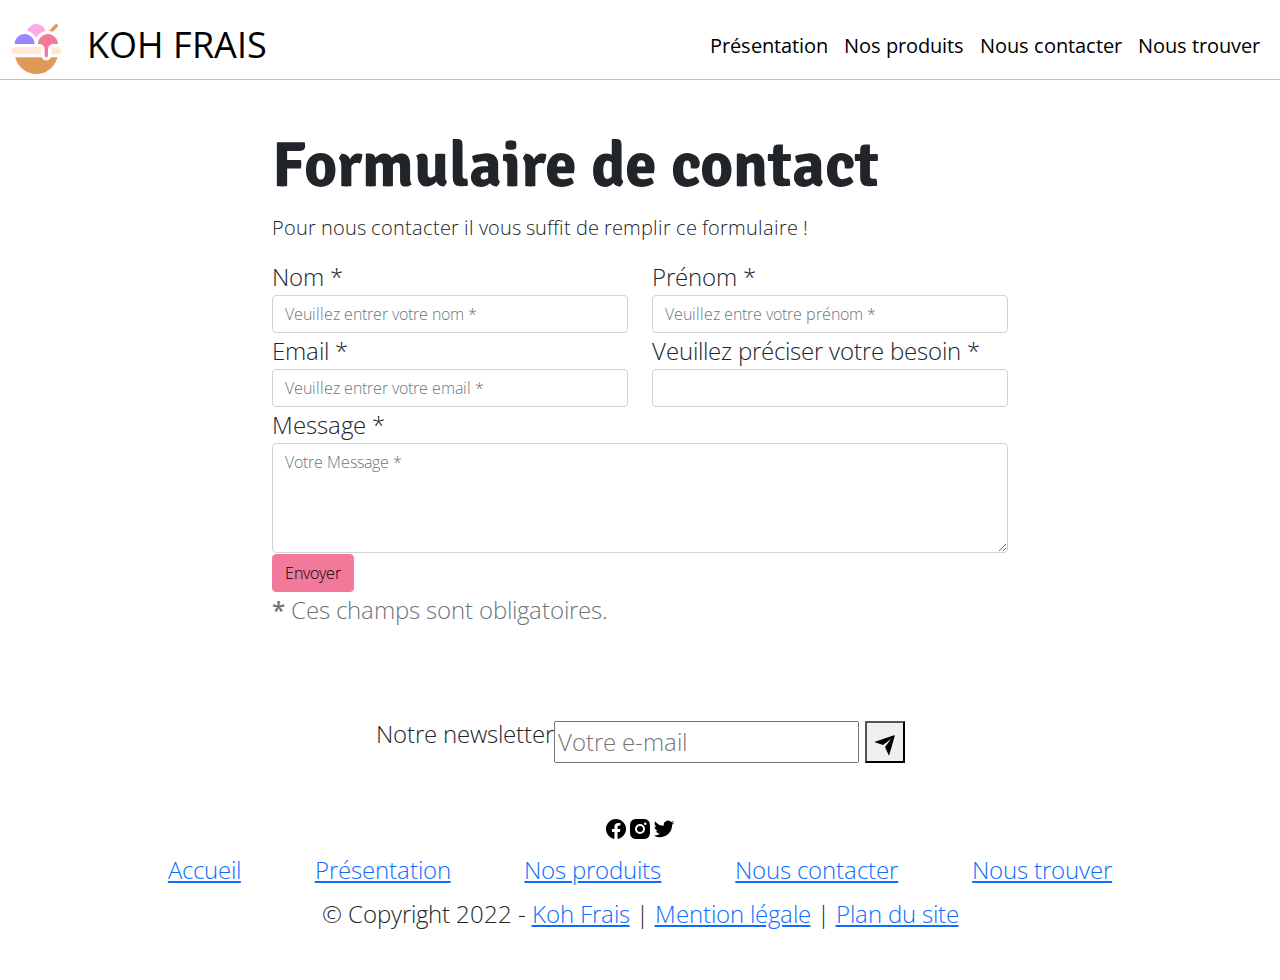
<file: nous_contacter.html>
<!DOCTYPE html>
<html lang="en">
<head>
    <meta charset="UTF-8">
    <meta http-equiv="X-UA-Compatible" content="IE=edge">
    <meta name="viewport" content="width=device-width, initial-scale=1.0">
    <title>Document</title>

    <link rel="stylesheet" href="style/bootstrap/bootstrap.css">
    <link rel="stylesheet" href="style/style.css">
</head>
<body>
    
    <header>
        <nav class="navbar navbar-expand-lg">
            <div class="container-fluid">
                <a href="index.html" class="navbar-brand">
                    <img src="assets/logo/logo_short.svg" height="50" width="50" class="me-3" alt="Logo de KOHFRAIS">
                    KOH FRAIS
                </a>
                <button class="navbar-toggler" type="button" data-bs-toggle="collapse" data-bs-target="#header_liens" aria-controls="header_liens" aria-expanded="false" aria-label="Afficher le menu">
                    <img src="assets/icones/menu.svg" alt="Icone Hamburger" height="50" width="50">
                </button>
                <div class="collapse navbar-collapse justify-content-end" id="header_liens">
                    <ul class="navbar-nav">
                        <li class="nav-item"><a class="nav-link" href="#">Présentation</a></li>
                        <li class="nav-item"><a class="nav-link" href="#">Nos produits</a></li>
                        <li class="nav-item"><a class="nav-link" href="nous_contacter.html">Nous contacter</a></li>
                        <li class="nav-item"><a class="nav-link" href="nous_trouver.html">Nous trouver</a></li>
                    </ul>
                </div>
            </div>
        </nav>
    </header>

    <div class="container">
 

        <div class="row">
 
            <div class="col-xl-8 offset-xl-2 py-5">
 
                <h1>Formulaire de contact
                </h1>
 
                <p class="lead">Pour nous contacter il vous suffit de remplir ce formulaire !</p>
 
 
                <form id="contact-form" method="post" action="contact.php" role="form">
 
                    <div class="messages"></div>
 
                    <div class="controls">
 
                        <div class="row">
                            <div class="col-md-6">
                                <div class="form-group">
                                    <label for="form_name">Nom *</label>
                                    <input id="form_name" type="text" name="name" class="form-control" placeholder="Veuillez entrer votre nom *" required="required" data-error="Nom est obligatoire.">
                                    <div class="help-block with-errors"></div>
                                </div>
                            </div>
                            <div class="col-md-6">
                                <div class="form-group">
                                    <label for="form_lastname">Prénom *</label>
                                    <input id="form_lastname" type="text" name="surname" class="form-control" placeholder="Veuillez entre votre prénom *" required="required" data-error="Prénom est obligatoire.">
                                    <div class="help-block with-errors"></div>
                                </div>
                            </div>
                        </div>
                        <div class="row">
                            <div class="col-md-6">
                                <div class="form-group">
                                    <label for="form_email">Email *</label>
                                    <input id="form_email" type="email" name="email" class="form-control" placeholder="Veuillez entrer votre email *" required="required" data-error="Un email valid est obligatoire.">
                                    <div class="help-block with-errors"></div>
                                </div>
                            </div>
                            <div class="col-md-6">
                                <div class="form-group">
                                    <label for="form_need">Veuillez préciser votre besoin *</label>
                                    <select id="form_need" name="need" class="form-control" required="required" data-error="Veuillez préciser votre besoin.">
                                        <option value=""></option>
                                        <option value="Demande de renseigment">Demande de renseigment</option>
                                        <option value="Demande générale">Demande générale</option>
                                        <option value="Autre">Autre</option>
                                    </select>
                                    <div class="help-block with-errors"></div>
                                </div>
                            </div>
                        </div>
                        <div class="row">
                            <div class="col-md-12">
                                <div class="form-group">
                                    <label for="form_message">Message *</label>
                                    <textarea id="form_message" name="message" class="form-control" placeholder="Votre Message *" rows="4" required="required" data-error="Veuillez remplir le champ Message."></textarea>
                                    <div class="help-block with-errors"></div>
                                </div>
                            </div>
                            <div class="col-md-12" >
                                <input type="submit" class="btn btn-success btn-send" style="color: black;" value="Envoyer">
                            </div>
                        </div>
                        <div class="row">
                            <div class="col-md-12">
                                <p class="text-muted">
                                    <strong>*</strong> Ces champs sont obligatoires.</p>
                            </div>
                        </div>
                    </div>
 
                </form>
 
            </div>
 
        </div>
        
        <footer>
            <div class="py-4">
                <div class="text-center container d-flex justify-content-center align-items-center">
                   <p>Notre newsletter</p>
                   <form action="#">
                      <input type="text" placeholder="Votre e-mail">
                      <button>
                         <img src="assets/icones/envoyer.svg" alt="Logo envoyer">
                      </button>
                   </form>
                </div>
             </div>
    
    
    
             <div class="py-3 mb-3">
                <div class="text-center container">
                   <ul class="nav justify-content-center">
                      <li class="nav-item"><img src="assets/icones/facebook.svg" alt=""></li>
                      <li class="nav-item"><img src="assets/icones/instagram.svg" alt=""></li>
                      <li class="nav-item"><img src="assets/icones/twitter.svg" alt=""></li>
                   </ul>
                   <ul class="nav justify-content-evenly my-2">
                      <li class="nav-item"><a href="index.html">Accueil</a></li>
                      <li class="nav-item"><a href="#">Présentation</a></li>
                      <li class="nav-item"><a href="#">Nos produits</a></li>
                      <li class="nav-item"><a href="#">Nous contacter</a></li>
                      <li class="nav-item"><a href="nous_trouver.html">Nous trouver</a></li>
                   </ul>
                   <p>© Copyright 2022 - <a href="#">Koh Frais</a> | <a href="#">Mention légale</a> | <a href="#">Plan du
                      site</a>
                   </p>
                </div>
             </div>
        </footer>
    </div>

    <script src="script/bootstrap/bootstrap.bundle.min.js"></script>
</body>
</html>
</file>
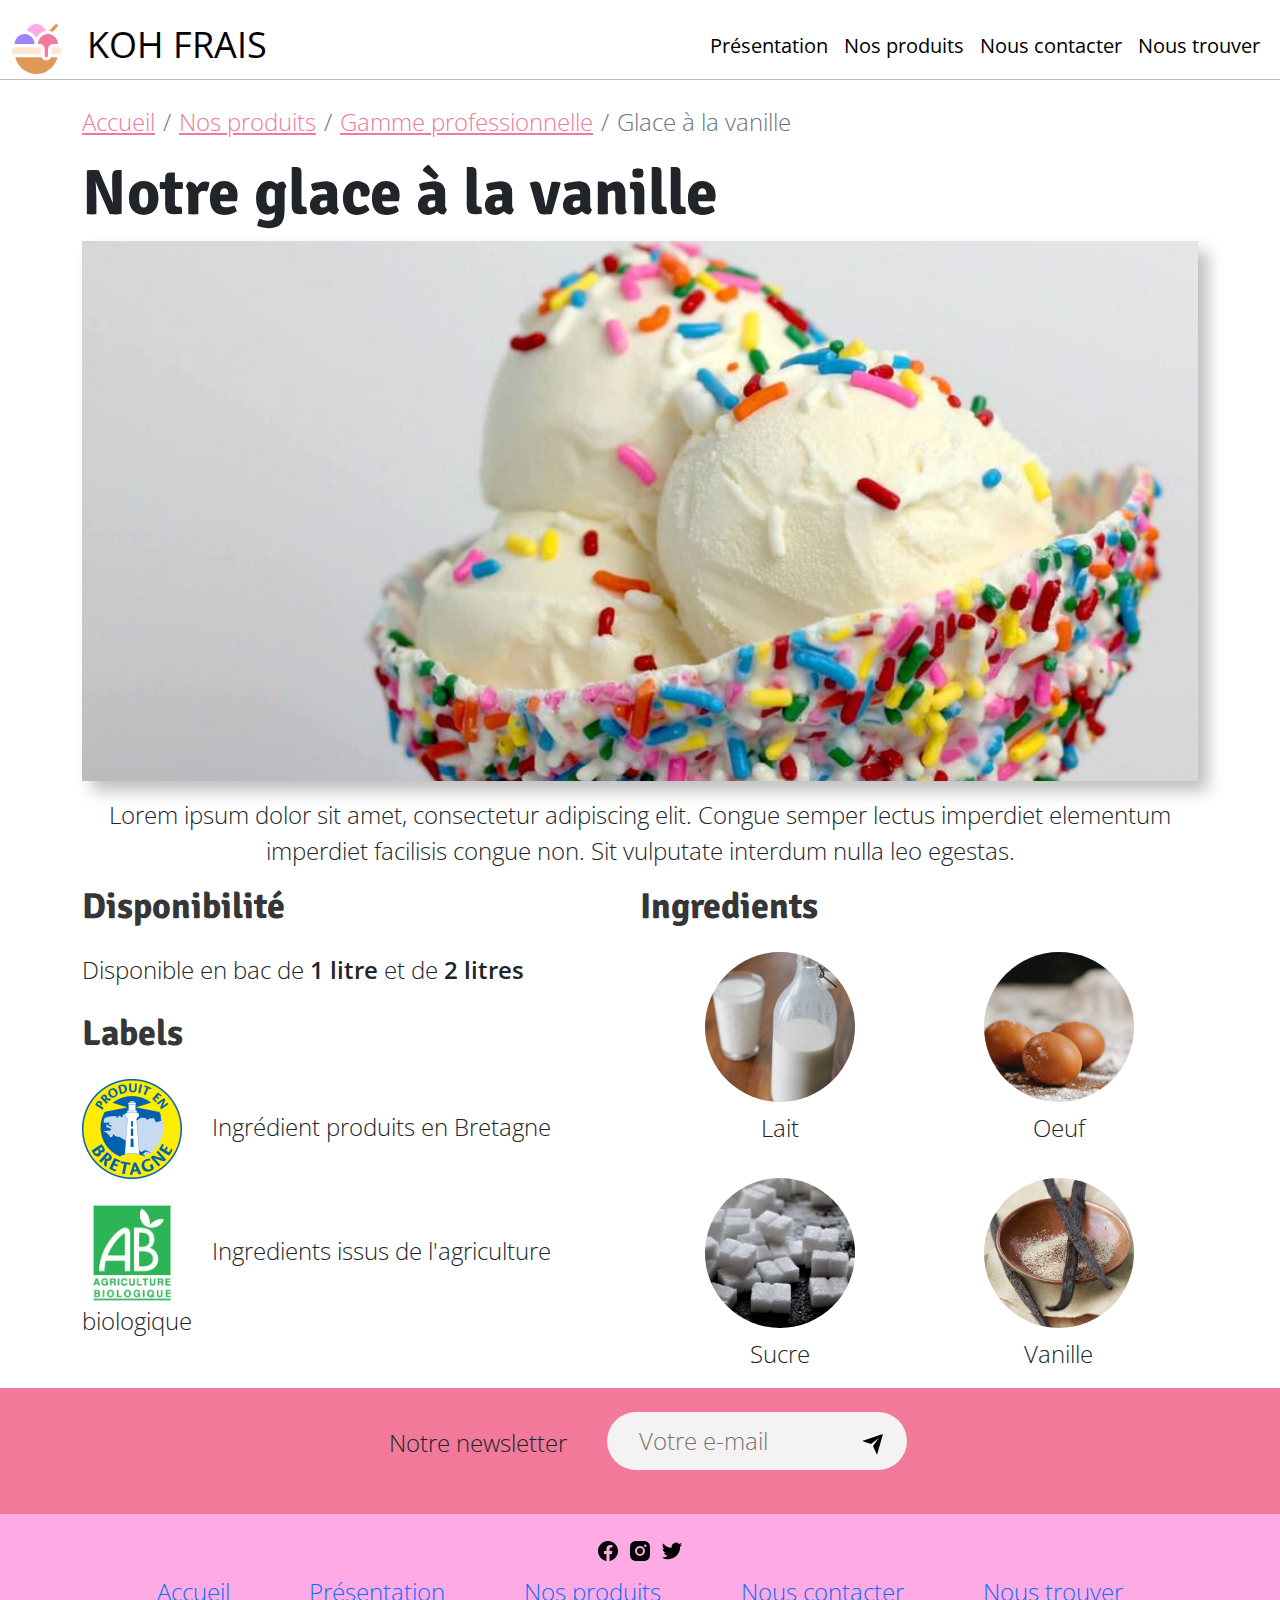
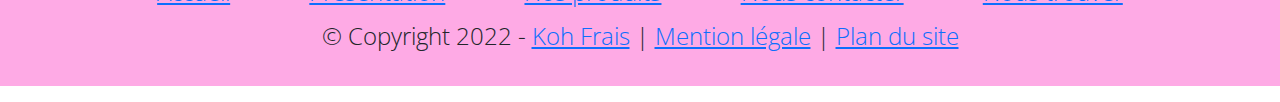
<file: produit.html>
<!DOCTYPE html>
<html lang="en">

<head>
    <meta charset="UTF-8">
    <title>Glace à la vanille</title>
    <link rel="stylesheet" href="style/bootstrap/bootstrap.css">
    <link rel="stylesheet" href="style/style.css">
</head>

<body>
    <header>
        <nav class="navbar navbar-expand-lg">
            <div class="container-fluid">
                <a href="index.html" class="navbar-brand">
                    <img src="assets/logo/logo_short.svg" height="50" width="50" class="me-3" alt="Logo de KOHFRAIS">
                    KOH FRAIS
                </a>
                <button class="navbar-toggler" type="button" data-bs-toggle="collapse" data-bs-target="#header_liens" aria-controls="header_liens" aria-expanded="false" aria-label="Afficher le menu">
                    <img src="assets/icones/menu.svg" alt="Icone Hamburger" height="50" width="50">
                </button>
                <div class="collapse navbar-collapse justify-content-end" id="header_liens">
                    <ul class="navbar-nav">
                        <li class="nav-item"><a class="nav-link" href="#">Présentation</a></li>
                        <li class="nav-item"><a class="nav-link" href="#">Nos produits</a></li>
                        <li class="nav-item"><a class="nav-link" href="nous_contacter.html">Nous contacter</a></li>
                        <li class="nav-item"><a class="nav-link" href="nous_trouver.html">Nous trouver</a></li>
                    </ul>
                </div>
            </div>
        </nav>
    </header>

    <div class="container">
        <main>
            <!--File d'arianne-->
            <nav aria-label="breadcrumb" class="mt-4">
                <ol class="breadcrumb">
                    <li class="breadcrumb-item"><a href="index.html">Accueil</a></li>
                    <li class="breadcrumb-item"><a href="#">Nos produits</a></li>
                    <li class="breadcrumb-item"><a href="gamme_pro.html">Gamme professionnelle</a></li>
                    <li class="breadcrumb-item active" aria-current="page">Glace à la vanille</li>
                </ol>
            </nav>

            <div>
                <h1>Notre glace à la vanille</h1>
                <div class="image-principale">
                    <figure class="text-center">
                        <img src="image/coupe_individuelle.jpg" alt="" title="" class="mb-3" />
                        <figcaption>Lorem ipsum dolor sit amet, consectetur adipiscing elit. Congue semper lectus
                            imperdiet elementum imperdiet facilisis congue non. Sit vulputate interdum nulla leo egestas.
                        </figcaption>
                    </figure>
                </div>
            </div>

            <div class="d-flex flex-sm-column flex-column flex-lg-row justify-content-center ">
                <div class="d-flex flex-column mb-3 col-12 col-lg-6 order-1 order-lg-0">
                    <div>
                        <h2 class="mb-4">Disponibilité</h2>
                        <p class="mb-4">Disponible en bac de <strong>1 litre</strong> et de <strong>2 litres</strong></p>
                        <h2 class="mb-4">Labels</h2>
                        <figure class="mb-4">
                            <img width="100" height="100" src="image/logo_bretagne.png" alt="" title="" class="contain" />
                            <figcaption class="d-inline ms-4">Ingrédient produits en Bretagne</figcaption>
                        </figure>
                        <figure>
                            <img width="100" height="100" src="image/logo_ab.jpg" alt="" title="" class="contain" />
                            <figcaption class="d-inline ms-4">Ingredients issus de l'agriculture biologique</figcaption>
                        </figure>
                    </div>
                </div>
                <div class="col-12 col-lg-6">
                    <h2 class="mb-4">Ingredients</h2>
                    <div class="text-center">
                        <div class="d-flex justify-content-around mb-3">
                            <figure>
                                <img width="150" height="150" class="rounded-circle mb-2" src="image/lait.jpeg" alt=""
                                    title="" />
                                <figcaption>Lait</figcaption>
                            </figure>
                            <figure>
                                <img width="150" height="150" class="rounded-circle mb-2" src="image/oeufs.jpeg" alt=""
                                    title="" />
                                <figcaption>Oeuf</figcaption>
                            </figure>
                        </div>
                        <div class="d-flex justify-content-around">
                            <figure>
                                <img width="150" height="150" class="rounded-circle mb-2" src="image/sucre.jpg" alt=""
                                    title="" />
                                <figcaption>Sucre</figcaption>
                            </figure>
                            <figure>
                                <img width="150" height="150" class="rounded-circle mb-2" src="image/vanille_sucre.webp"
                                    alt="" title="" />
                                <figcaption>Vanille</figcaption>
                            </figure>
                        </div>
                    </div>
                </div>
            </div>
        </main>
    </div>

    <footer>
        <div class="py-4">
           <div class="text-center container d-flex justify-content-center align-items-center">
              <p>Notre newsletter</p>
              <form action="#">
                 <input type="text" placeholder="Votre e-mail">
                 <button>
                    <img src="assets/icones/envoyer.svg" alt="Logo envoyer">
                 </button>
              </form>
           </div>
        </div>



        <div class="py-3 mb-3">
           <div class="text-center container">
              <ul class="nav justify-content-center">
                 <li class="nav-item"><img src="assets/icones/facebook.svg" alt=""></li>
                 <li class="nav-item"><img src="assets/icones/instagram.svg" alt=""></li>
                 <li class="nav-item"><img src="assets/icones/twitter.svg" alt=""></li>
              </ul>
              <ul class="nav justify-content-evenly my-2">
                 <li class="nav-item"><a href="index.html">Accueil</a></li>
                 <li class="nav-item"><a href="#">Présentation</a></li>
                 <li class="nav-item"><a href="#">Nos produits</a></li>
                 <li class="nav-item"><a href="#">Nous contacter</a></li>
                 <li class="nav-item"><a href="nous_trouver.html">Nous trouver</a></li>
              </ul>
              <p>© Copyright 2022 - <a href="#">Koh Frais</a> | <a href="#">Mention légale</a> | <a href="#">Plan du
                 site</a>
              </p>
           </div>
        </div>
     </footer>
    <script src="script/bootstrap/bootstrap.bundle.min.js"></script>
</body>

</html>
</file>
<file: style/style.css>
@font-face {
    font-family: "Open Sans Light";
    src: url("../fonts/OpenSans-Light.woff") format("woff"),
         url("../fonts/OpenSans-Light.woff2") format("woff2");
}

@font-face {
    font-family: "Open Sans Regular";
    src: url("../fonts/OpenSans-Regular.woff") format("woff"),
         url("../fonts/OpenSans-Regular.woff2") format("woff2");
}

@font-face {
    font-family: "Open Sans SemiBold";
    src: url("../fonts/OpenSans-SemiBold.woff") format("woff"),
         url("../fonts/OpenSans-SemiBold.woff2") format("woff2");
}

@font-face {
    font-family: "Signika";
    src: url("../fonts/Signika-Bold.woff") format("woff"),
         url("../fonts/Signika-Bold.woff") format("woff2");
}

body {
    font-family: "Open Sans Light", sans-serif;
    font-size: 1.5rem;
    /* Laisser la place à la barre de navigation */
    padding-top: 80px;
}

strong, em {
    font-family: "Open Sans SemiBold", sans-serif;
}

h1, h2 {
    font-family: "Signika", sans-serif;
}

h1 {
    font-size: 4rem;
}

h2 {
    font-size: 2.25rem;
    color: #343637;
}

/* slider */
#carousel_accueil, #carousel_accueil > div > div {
    height: 70vh;
    min-height: 500px;
}

#carousel_accueil #slide1 {
    position: relative;
    color: white;
    overflow: hidden;
}

#carousel_accueil #slide1 p {
    font-family: "Open Sans SemiBold", sans-serif;
    font-size: 1.8rem;
}

#carousel_accueil #slide1 > div:first-child {
    /* Fond de la slide */
    position: absolute;
    z-index: -1;
    background-image: url("../image/bac_glace.jpg");
    background-size: cover;
    background-position: center;
    filter: blur(4px);

    /* Enlever les bords blancs dus au flou */
    height: calc(100% + 8px);
    width: calc(100% + 8px);
    left: -4px;
    top: -4px;
}

#carousel_accueil #slide1 > div:last-child {
    background-color: #00000020;
}

#carousel_accueil #slide2 > div > div:first-child {
    background-image: url("../image/coupe_individuelle.jpg");
    background-size: cover;
    background-position: center;
}

#carousel_accueil #slide3 > div > div:last-child {
    background-image: url("../image/personne_farine.jpeg");
    background-size: cover;
    background-position: center;
}

/* Indicateurs du sliders */

#carousel_accueil .carousel-indicators * {
    opacity: 0.9 !important;
}

#carousel_accueil .carousel-indicators :not(.active) {
    background-color: #DDDDDD;
}
#carousel_accueil .carousel-indicators .active {
    background-color: #808080;
}

#carousel_accueil .carousel-control-next-icon {
    background-image: url("../assets/icones/slider-suivant.svg") !important;
}

#carousel_accueil .carousel-control-prev-icon {
    background-image: url("../assets/icones/slider-precedent.svg") !important;
}

#carousel_accueil .carousel-control-next-icon, #carousel_accueil .carousel-control-prev-icon {
    height: 75px;
    width: 75px;
}

/* Zone de mide en avant */

#carousel_accueil + article img {
    height: 120px;
    width: 120px;
}

/* Zone des gammes */
#gammes {
    background-color: #FFE6D5;
}

#gammes > div:first-child > div:first-child {
    background-image: url("../image/chef_cuisine.jpeg");
    background-size: cover;
    background-position: center;
}

#gammes > div > div {
    width: 50%;
}

#gammes > div:last-child > div:last-child {
    background-image: url("../image/glace_plage.jpeg");
    background-size: cover;
    background-position: center;
}

/* Boutons à flèches */

.btn-lg {
    display: inline-block;
    background-color: #F27999;
    text-decoration: none;
    color: black;
    font-family: "Open Sans SemiBold";
    width: 250px;
    height: 50px;
    position: relative;
}

.btn-lg::after {
    content: url("../assets/icones/fleche-droite.svg");
    display: inline;
    position: absolute;
    right: 20px;
    transition: right 200ms, left 200ms;
}

.btn-lg:hover {
    color: black;
}

.btn-left::after {
    /* Version flèche à gauche */
    content: url("../assets/icones/fleche-gauche.svg") !important;
    right: unset;
    left: 20px;
}

.btn-lg:hover::after {
    right: 10px;
}

.btn-left:hover::after {
    /* Version flèche à gauche */
    right: unset;
    left: 10px;
}

/* Zone nous trouver */
#gammes + article img {
    background-color: #FFE6D5;
    border-radius: 25px;
    object-fit: contain;
    object-position: center;
    height: 400px;
    width: 400px;
}

#gammes + article img + a {
    position: relative;
    top: -25px;
}

/* Point de rupture bootstrap md */
@media screen and (max-width: 991px) {
    header + article img {
        height: 90px;
        width: 90px;
    }

    #gammes > div > div {
        width: 100%;
    }

    #gammes {
        height: auto;
    }
    #gammes + article img {
        height: unset;
        width: 75%;
    }
}

@media screen and (max-width: 767px) {
    .btn-lg::after, .btn-left::after {
        /* Suppresion de la flèche dans les petits formats */
        content: none !important;
    }
}
caption {
    color: black;
}

.accordion-button {
    font-size: 1.5rem;
}

.accordion-button span {
    position: relative;
    width: 40px;
    height: 40px;
}

.accordion-button span img {
    position: absolute;
    top: 0;
    left: 0;
}

.accordion-button.collapsed span img:first-child {
    display: none;
}

.accordion-button:not(.collapsed) span img:last-child {
    display: none;
}

.btn-success {
    background-color: #F27999;
    border-color: #F27999;
}
@media screen and (max-width: 991px) {
    table.w-75 {
        width: 100%!important;
    }
    main h1 {
        text-align: center;
        font-size: 3rem;
    }
}


/* FOOTER*/
body > footer > div:first-child {
    background-color: #F27999;
}

body > footer > div:last-child {
    background-color: #FEAAE5;
}

body > footer .nav-item {
    padding-left: 4px;
    padding-right: 4px;
}

body > footer form{
    display: flex;
    align-items: center;
    justify-content: center;
    margin-left: 40px;
}

body > footer input {
    background-color: #f4f2f2;
    border: none;
    padding: .7rem 2rem;
    border-radius: 100px;
    margin-right: -3.25rem;
    width: 300px;
    margin-bottom: 20px;
}

body > footer button {
    border: none;
    background-color: #f4f2f2;
    margin-bottom: 20px;
}

figure a img{
    width: 100%;
    height: 100%;
    object-fit: cover;
}
.icon{
    width: 30px;
    height: 30px;
    object-fit: contain;
}
.titre-icon{
    display: flex;
    align-items:baseline;
    justify-content: flex-start;
}
.titre-icon h2{
    margin-left: 20px;
}

.liens_internes {
    padding: 0;
}

.liens_internes li {
    list-style-type: none;
    display: inline;
    margin-right: 20px;
}
.liens_internes a{
    color: #f27999;
}
.liens_internes a:hover{
    color: #f27999;
}

/*CARTES*/
.justify-content-between figure {
    position: relative;
    width: 45%;
    aspect-ratio: 1/1;
}
.overlay{ 
    background-image: linear-gradient(to bottom, transparent, black);
    position: absolute;
    top: 50%;
    left: 0;
    width: 100%;
    height: 50%;
    color: #fff;
}
.overlay p{
    margin-left: 10%;
}
.overlay p:first-child{
    font-family: "Open Sans SemiBold";
    position: absolute;
    top: 20%;
    left: 0px;
    font-weight: bold;
}
.overlay p:last-child{
    position: absolute;
    top: 50%;
}
.absolute{
    position: absolute;
    top: 20px;
    right: 20px;
    display: flex;
}

.absolute .circle:last-child{
    margin-left:20px;
}

.circle{
    width: 50px;
    height: 50px;
    background-color: #343637;
    display: flex;
    justify-content: center;
    align-items: center;
}

.section_rose{
    background: #feaae5;
}

/*FILE DARIANE*/
.breadcrumb-item a{
    color:#f27999;
}

@media screen and (max-width: 991px) {
    .justify-content-between figure {
        aspect-ratio: unset;
        width: 100%;
        height: 350px;
    }
}
img {
    object-fit: cover;
    object-position: center;
}

.logo
{
    width: 50px;
    height: 50px;
}


.image-principale img
{
    object-fit: cover;
    object-position: center;
    width: 100%;
    height: 60vh;
    box-shadow: 10px 10px 15px rgba(0, 0, 0, .25);
}


img.contain {
    object-fit: contain;
}
/* Barre de navigation */
body > header {
    /* sticky ne fait pas sortir le bloc du flux et garde sa taille */
    position: fixed;
    width: 100%;
    height: 80px;
    top: 0;
    border-bottom: 1px solid rgba(0, 0, 0, .25);
    background-color: white;
    z-index: 3;
}

body > header .navbar-brand {
    font-size: 36px;
    color: black;
    font-family: "Open Sans Regular", sans-serif;
}


body > header .nav-link {
    display: inline-block;
    font-size: 20px;
    color: black;
    font-family: "Open Sans Regular", sans-serif;
    height: 100%;
    line-height: 60px;
}

@media screen and (max-width: 991px) {
    body > header .nav-item {
        height: 80px;
        border-bottom: 2px solid rgba(0, 0, 0, .25);
        background-color: white;
    }

    body > header .nav-link {
        margin: auto 30px;
    }
}

#map {
    z-index: 2;
}
</file>
